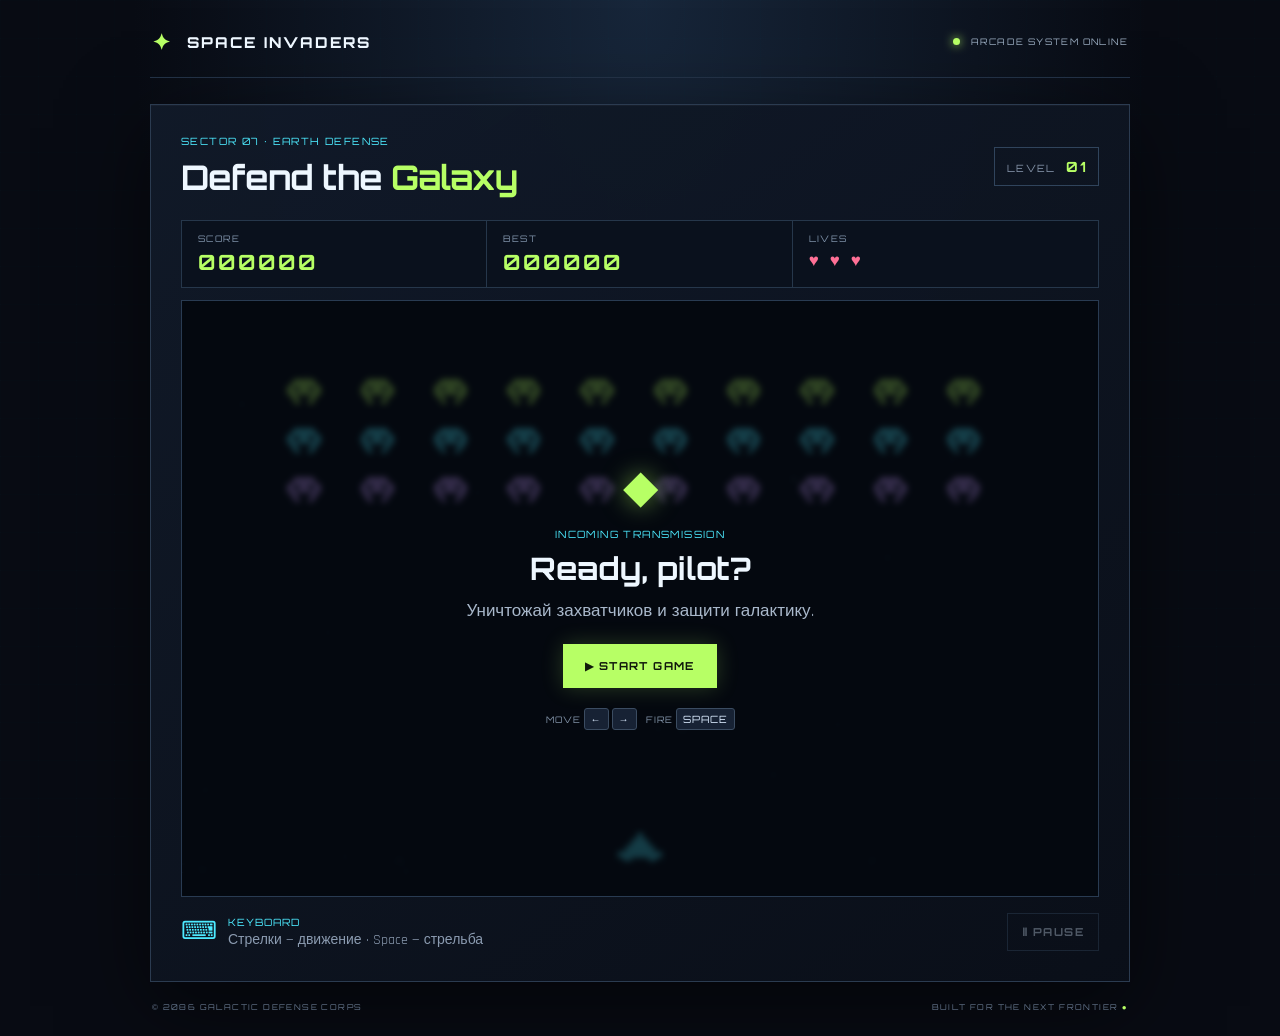
<file: index.html>
<!DOCTYPE html>
<html lang="ru">
<head>
  <meta charset="UTF-8">
  <meta name="viewport" content="width=device-width, initial-scale=1.0">
  <title>SPACE INVADERS — Arcade</title>
  <link rel="stylesheet" href="style.css">
</head>
<body>
  <main class="cabinet">
    <header class="topbar">
      <div class="brand"><span class="brand-mark">✦</span> SPACE INVADERS</div>
      <div class="status"><span class="status-dot"></span> ARCADE SYSTEM ONLINE</div>
    </header>

    <section class="game-shell">
      <div class="game-heading">
        <div>
          <p class="eyebrow">SECTOR 07 · EARTH DEFENSE</p>
          <h1>Defend the <span>Galaxy</span></h1>
        </div>
        <div class="level-badge">LEVEL <strong id="level">01</strong></div>
      </div>

      <div class="stats">
        <div class="stat"><span>SCORE</span><strong id="score">000000</strong></div>
        <div class="stat"><span>BEST</span><strong id="best">000000</strong></div>
        <div class="stat"><span>LIVES</span><strong id="lives">♥ ♥ ♥</strong></div>
      </div>

      <div class="canvas-wrap">
        <canvas id="game" width="800" height="520" aria-label="Игровое поле Space Invaders"></canvas>
        <div class="overlay" id="overlay">
          <div class="overlay-card">
            <div class="pixel-alien">◆</div>
            <p class="eyebrow" id="overlay-eyebrow">INCOMING TRANSMISSION</p>
            <h2 id="overlay-title">Ready, pilot?</h2>
            <p id="overlay-text">Уничтожай захватчиков и защити галактику.</p>
            <button id="start-btn" class="primary-btn">▶ START GAME</button>
            <p class="hint">MOVE <kbd>←</kbd> <kbd>→</kbd> &nbsp; FIRE <kbd>SPACE</kbd></p>
          </div>
        </div>
      </div>

      <div class="below-game">
        <div class="controls"><span class="control-icon">⌨</span><span><b>KEYBOARD</b><small>Стрелки — движение · Space — стрельба</small></span></div>
        <button id="pause-btn" class="secondary-btn" disabled>Ⅱ PAUSE</button>
      </div>
    </section>

    <footer>
      <span>© 2086 GALACTIC DEFENSE CORPS</span>
      <span>BUILT FOR THE NEXT FRONTIER <b>●</b></span>
    </footer>
  </main>
  <script src="game.js"></script>
</body>
</html>
</file>
<file: style.css>
@import url('https://fonts.googleapis.com/css2?family=Orbitron:wght@400;500;600;700;800&family=Rajdhani:wght@400;500;600;700&display=swap');

:root {
  --bg: #080b13;
  --panel: #101725;
  --line: #25354b;
  --cyan: #4deaff;
  --green: #b7ff65;
  --muted: #8493a8;
  --white: #eef7ff;
}
* { box-sizing: border-box; }
body {
  margin: 0; min-height: 100vh; color: var(--white);
  background: radial-gradient(ellipse at 50% 0%, #17263a 0%, #080b13 56%);
  font-family: 'Rajdhani', sans-serif;
  display: flex; justify-content: center; padding: 24px 16px;
}
body::before {
  content: ""; position: fixed; inset: 0; pointer-events: none; opacity: .18;
  background-image: linear-gradient(rgba(77,234,255,.06) 1px, transparent 1px),
                    linear-gradient(90deg, rgba(77,234,255,.06) 1px, transparent 1px);
  background-size: 38px 38px;
}
.cabinet { width: min(100%, 980px); position: relative; }
.topbar, footer { display:flex; justify-content:space-between; align-items:center; gap:16px; }
.topbar { padding: 4px 2px 22px; border-bottom: 1px solid #243348; }
.brand { font: 800 15px 'Orbitron', sans-serif; letter-spacing: 2px; }
.brand-mark { color: var(--green); font-size: 22px; vertical-align: -2px; margin-right: 8px; }
.status, .eyebrow, .level-badge, .stat span, .secondary-btn, .primary-btn, footer {
  font-family: 'Orbitron', sans-serif; letter-spacing: 1.4px;
}
.status { font-size: 9px; color: #9aacc0; }
.status-dot { display:inline-block; width:7px; height:7px; border-radius:50%; background:var(--green); box-shadow:0 0 10px var(--green); margin-right:8px; }
.game-shell { margin: 26px auto 0; background: linear-gradient(145deg, rgba(17,26,41,.97), rgba(10,15,25,.98)); border:1px solid #2b3b50; padding: clamp(16px, 3vw, 30px); box-shadow: 0 24px 80px #0008, inset 0 1px #ffffff08; }
.game-heading { display:flex; justify-content:space-between; align-items:center; gap:15px; margin-bottom:22px; }
.eyebrow { font-size:10px; color:var(--cyan); margin:0 0 9px; }
h1 { font: 700 clamp(22px, 4vw, 34px) 'Orbitron', sans-serif; margin:0; letter-spacing:-1px; }
h1 span { color:var(--green); }
.level-badge { font-size:10px; color:var(--muted); border:1px solid #30445c; padding:10px 12px; white-space:nowrap; }
.level-badge strong { color:var(--green); font-size:14px; margin-left:6px; }
.stats { display:grid; grid-template-columns:repeat(3,1fr); border:1px solid #26374b; background:#0a111d; margin-bottom:12px; }
.stat { padding:12px 16px; border-right:1px solid #26374b; display:flex; flex-direction:column; gap:5px; }
.stat:last-child { border-right:0; }
.stat span { font-size:9px; color:#8194ab; }
.stat strong { font:700 clamp(15px, 2.5vw, 21px) 'Orbitron', sans-serif; color:var(--green); letter-spacing:2px; }
.stat:last-child strong { color:#ff7096; letter-spacing:3px; font-size:17px; }
.canvas-wrap { position:relative; border:1px solid #293b52; background:#050a12; overflow:hidden; }
canvas { display:block; width:100%; height:auto; image-rendering:pixelated; }
.overlay { position:absolute; inset:0; display:flex; justify-content:center; align-items:center; padding:16px; background:rgba(4,8,15,.76); backdrop-filter:blur(3px); }
.overlay.hidden { display:none; }
.overlay-card { text-align:center; max-width:400px; }
.pixel-alien { color:var(--green); font-size:46px; text-shadow:0 0 24px #b7ff6580; margin-bottom:10px; }
.overlay h2 { font:700 clamp(21px,4vw,31px) 'Orbitron',sans-serif; margin:0 0 12px; }
.overlay p:not(.eyebrow):not(.hint) { color:#a9b8cb; font-size:17px; margin:0 0 22px; }
.primary-btn, .secondary-btn { cursor:pointer; border:0; font-size:11px; font-weight:700; padding:15px 22px; transition:transform .15s, box-shadow .15s; }
.primary-btn { background:var(--green); color:#10180b; box-shadow:0 0 22px #b7ff6533; }
.primary-btn:hover { transform:translateY(-2px); box-shadow:0 0 28px #b7ff6566; }
.hint { color:#8495aa; font:9px 'Orbitron',sans-serif; margin-top:20px; letter-spacing:1px; }
kbd { display:inline-block; border:1px solid #3b4c61; background:#172234; padding:4px 6px; color:#dcecff; font:10px 'Orbitron',sans-serif; border-radius:3px; }
.below-game { display:flex; align-items:center; justify-content:space-between; gap:12px; padding-top:16px; }
.controls { display:flex; align-items:center; gap:11px; color:var(--cyan); }
.control-icon { font-size:25px; }
.controls b, .controls small { display:block; }
.controls b { font:10px 'Orbitron',sans-serif; letter-spacing:1px; }
.controls small { color:#8b9bb0; font-size:14px; margin-top:3px; }
.secondary-btn { background:transparent; border:1px solid #33475e; color:#b7c7d9; padding:11px 14px; }
.secondary-btn:enabled:hover { border-color:var(--cyan); color:var(--cyan); }
.secondary-btn:disabled { opacity:.4; cursor:not-allowed; }
footer { font-size:8px; color:#63748a; padding:20px 2px 0; }
footer b { color:var(--green); }
@media (max-width:600px) {
  body { padding:14px 10px; }
  .status { display:none; }
  .game-shell { margin-top:16px; }
  .stat { padding:10px 8px; }
  .stat span { font-size:8px; }
  .controls small { font-size:12px; }
  footer { font-size:7px; }
}
</file>
